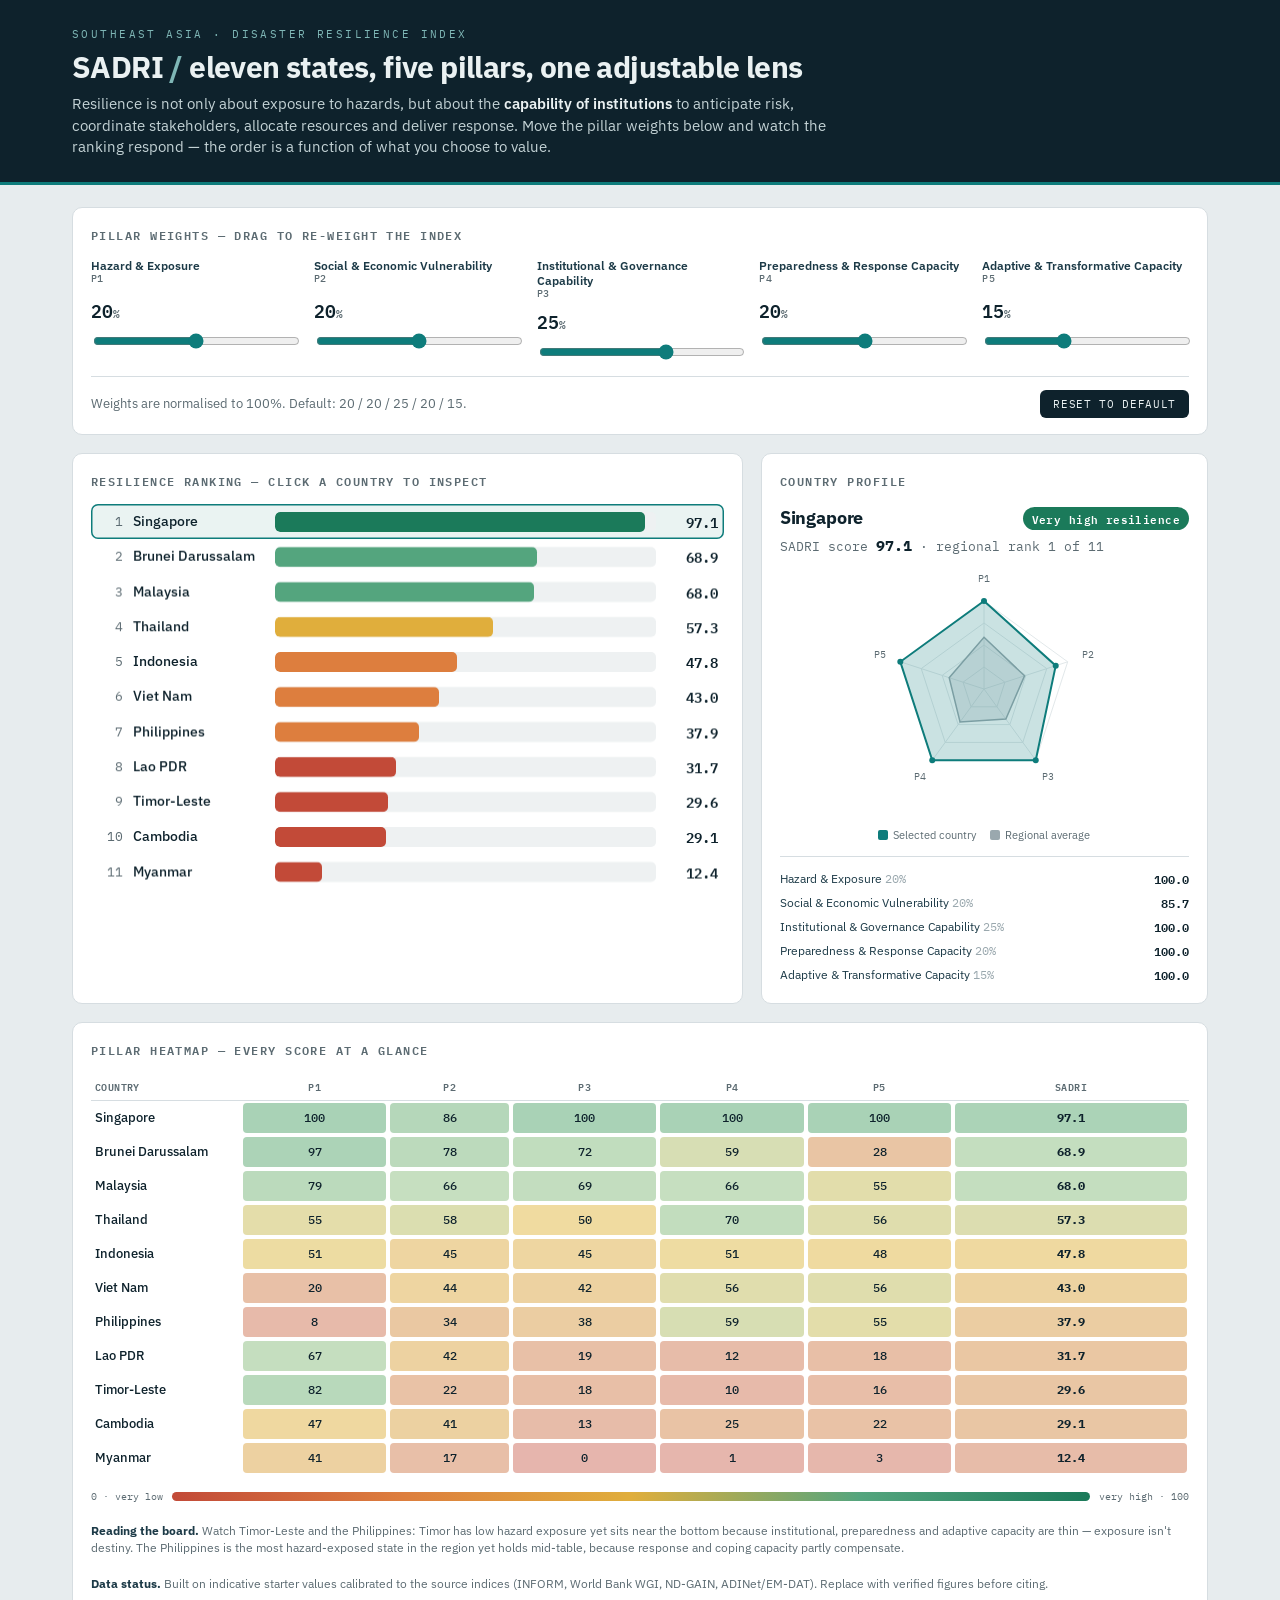
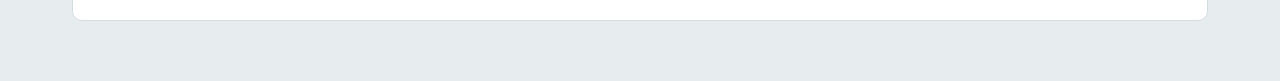
<file: sadri/index.html>
<!doctype html>
<html lang="en">
<head>
<meta charset="utf-8">
<meta name="viewport" content="width=device-width, initial-scale=1">
<title>SADRI — Southeast Asia Disaster Resilience Index</title>
<link rel="preconnect" href="https://fonts.googleapis.com">
<link rel="preconnect" href="https://fonts.gstatic.com" crossorigin>
<link href="https://fonts.googleapis.com/css2?family=IBM+Plex+Mono:wght@400;500;600&family=IBM+Plex+Sans:wght@400;500;600;700&display=swap" rel="stylesheet">
<style>
:root{
  --bg:#E7ECEE; --panel:#FFFFFF; --ink:#0E222C; --ink2:#1C3A47;
  --muted:#5C6B72; --line:#D6DDE1; --accent:#0E7C7B;
  --b-vhigh:#1B7A5A; --b-high:#54A57E; --b-mod:#E0AE3C; --b-low:#DD7E3E; --b-vlow:#C24A38;
  --sans:'IBM Plex Sans',system-ui,-apple-system,Segoe UI,Roboto,sans-serif;
  --mono:'IBM Plex Mono',ui-monospace,SFMono-Regular,Menlo,monospace;
}
*{box-sizing:border-box}
html,body{margin:0}
body{background:var(--bg);color:var(--ink);font-family:var(--sans);line-height:1.5;
  -webkit-font-smoothing:antialiased;padding:0 0 60px}
.wrap{max-width:1180px;margin:0 auto;padding:0 22px}

/* header */
header{background:var(--ink);color:#EAF1F2;padding:26px 0 24px;margin-bottom:22px;
  border-bottom:3px solid var(--accent)}
.eyebrow{font-family:var(--mono);font-size:11px;letter-spacing:.22em;text-transform:uppercase;
  color:#7FB7B6;margin:0 0 8px}
h1{font-size:30px;font-weight:700;letter-spacing:-.02em;margin:0 0 10px;line-height:1.08}
h1 .x{color:#7FB7B6}
.thesis{max-width:760px;font-size:14.5px;color:#C3D2D5;margin:0}
.thesis b{color:#EAF1F2;font-weight:600}

/* panels */
.panel{background:var(--panel);border:1px solid var(--line);border-radius:10px;padding:18px 18px 16px}
.panel h2{font-size:12px;font-family:var(--mono);letter-spacing:.12em;text-transform:uppercase;
  color:var(--muted);margin:0 0 14px;font-weight:600}
.grid{display:grid;grid-template-columns:1.5fr 1fr;gap:18px}
.row2{display:grid;grid-template-columns:1fr;gap:18px;margin-bottom:18px}

/* weights */
.weights{display:grid;grid-template-columns:repeat(5,1fr);gap:16px;align-items:start}
.wq{display:flex;flex-direction:column;gap:7px}
.wq .lab{font-size:12px;font-weight:600;color:var(--ink2);min-height:32px;line-height:1.25}
.wq .lab span{display:block;font-family:var(--mono);font-size:10px;color:var(--muted);font-weight:500;letter-spacing:.04em}
.wq input[type=range]{width:100%;accent-color:var(--accent);cursor:pointer}
.wq .pct{font-family:var(--mono);font-size:18px;font-weight:600;color:var(--ink)}
.wq .pct small{font-size:11px;color:var(--muted)}
.wbar{display:flex;justify-content:space-between;align-items:center;margin-top:14px;
  padding-top:13px;border-top:1px solid var(--line);font-size:12.5px;color:var(--muted)}
.wbar b{font-family:var(--mono);color:var(--ink)}
button.reset{font-family:var(--mono);font-size:11px;letter-spacing:.06em;text-transform:uppercase;
  background:var(--ink);color:#EAF1F2;border:0;border-radius:6px;padding:7px 13px;cursor:pointer}
button.reset:hover{background:var(--accent)}

/* ranking */
.rank-list{position:relative}
.rrow{display:grid;grid-template-columns:26px 132px 1fr 52px;align-items:center;gap:10px;
  padding:7px 6px;border-radius:7px;cursor:pointer;will-change:transform}
.rrow:hover{background:#F2F5F6}
.rrow.sel{background:#EAF3F2;box-shadow:inset 0 0 0 1.5px var(--accent)}
.rrow .rk{font-family:var(--mono);font-size:13px;color:var(--muted);text-align:right}
.rrow .nm{font-size:13.5px;font-weight:500;white-space:nowrap;overflow:hidden;text-overflow:ellipsis}
.track{height:20px;background:#EEF1F2;border-radius:5px;overflow:hidden}
.fill{height:100%;border-radius:5px;transition:width .55s cubic-bezier(.22,1,.36,1),background .3s}
.rrow .sc{font-family:var(--mono);font-size:14px;font-weight:600;text-align:right}

/* detail / radar */
.dhead{display:flex;align-items:baseline;justify-content:space-between;gap:10px;margin-bottom:4px}
.dhead .cn{font-size:18px;font-weight:700;letter-spacing:-.01em}
.badge{font-family:var(--mono);font-size:10.5px;font-weight:600;letter-spacing:.04em;
  padding:4px 9px;border-radius:20px;color:#fff;white-space:nowrap}
.dscore{font-family:var(--mono);font-size:13px;color:var(--muted);margin:0 0 8px}
.dscore b{color:var(--ink);font-size:15px}
.radar-wrap{display:flex;justify-content:center;padding:4px 0 2px}
.pleg{display:flex;flex-wrap:wrap;gap:8px 14px;justify-content:center;margin-top:6px;font-size:11px;color:var(--muted)}
.pleg i{width:10px;height:10px;border-radius:2px;display:inline-block;margin-right:5px;vertical-align:-1px}
.prows{margin-top:12px;border-top:1px solid var(--line);padding-top:10px}
.prow{display:grid;grid-template-columns:1fr 42px;gap:8px;align-items:center;font-size:12px;padding:3px 0}
.prow .pn{color:var(--ink2)}
.prow .pv{font-family:var(--mono);font-weight:600;text-align:right}

/* heatmap */
.hm{width:100%;border-collapse:collapse;font-size:12px}
.hm th{font-family:var(--mono);font-size:10px;letter-spacing:.04em;text-transform:uppercase;
  color:var(--muted);font-weight:600;padding:6px 4px;text-align:center;border-bottom:1px solid var(--line)}
.hm th.cnh{text-align:left;width:150px}
.hm td{padding:0;text-align:center}
.hm td.cn{text-align:left;font-weight:500;padding-left:4px;font-size:12.5px}
.hm .cell{height:30px;display:flex;align-items:center;justify-content:center;
  font-family:var(--mono);font-weight:500;color:#0E222C;border-radius:4px;margin:2px;
  transition:background .4s}
.hm td.idx .cell{font-weight:700}
.legend{display:flex;align-items:center;gap:0;margin-top:14px;font-family:var(--mono);font-size:10px;color:var(--muted)}
.legend .scale{height:9px;flex:1;border-radius:5px;margin:0 9px;
  background:linear-gradient(90deg,var(--b-vlow),var(--b-low),var(--b-mod),var(--b-high),var(--b-vhigh))}
.foot{margin-top:18px;font-size:11.5px;color:var(--muted);line-height:1.55}
.foot b{color:var(--ink2)}
@media(max-width:860px){.grid{grid-template-columns:1fr}.weights{grid-template-columns:repeat(2,1fr)}
  .rrow{grid-template-columns:24px 110px 1fr 46px}}
@media(prefers-reduced-motion:reduce){*{transition:none!important}}
</style>
</head>
<body>
<header>
  <div class="wrap">
    <p class="eyebrow">Southeast Asia · Disaster Resilience Index</p>
    <h1>SADRI <span class="x">/</span> eleven states, five pillars, one adjustable lens</h1>
    <p class="thesis">Resilience is not only about exposure to hazards, but about the <b>capability of institutions</b>
      to anticipate risk, coordinate stakeholders, allocate resources and deliver response. Move the pillar weights below
      and watch the ranking respond — the order is a function of what you choose to value.</p>
  </div>
</header>

<div class="wrap">
  <div class="row2">
    <div class="panel">
      <h2>Pillar weights — drag to re-weight the index</h2>
      <div class="weights" id="weights"></div>
      <div class="wbar">
        <span>Weights are normalised to 100%. Default: 20 / 20 / 25 / 20 / 15.</span>
        <button class="reset" id="reset">Reset to default</button>
      </div>
    </div>
  </div>

  <div class="grid" style="margin-bottom:18px">
    <div class="panel">
      <h2>Resilience ranking — click a country to inspect</h2>
      <div class="rank-list" id="ranks"></div>
    </div>
    <div class="panel">
      <h2>Country profile</h2>
      <div class="dhead"><span class="cn" id="d-name">—</span><span class="badge" id="d-badge"></span></div>
      <p class="dscore">SADRI score <b id="d-score">—</b> · regional rank <span id="d-rank">—</span> of 11</p>
      <div class="radar-wrap"><svg id="radar" width="300" height="250" viewBox="0 0 300 250" role="img" aria-label="Pillar profile"></svg></div>
      <div class="pleg">
        <span><i style="background:var(--accent)"></i>Selected country</span>
        <span><i style="background:#9AA8AE"></i>Regional average</span>
      </div>
      <div class="prows" id="d-pillars"></div>
    </div>
  </div>

  <div class="panel">
    <h2>Pillar heatmap — every score at a glance</h2>
    <table class="hm" id="heat"><thead></thead><tbody></tbody></table>
    <div class="legend"><span>0 · very low</span><span class="scale"></span><span>very high · 100</span></div>
    <p class="foot"><b>Reading the board.</b> Watch Timor-Leste and the Philippines: Timor has low hazard exposure yet sits near the
      bottom because institutional, preparedness and adaptive capacity are thin — exposure isn't destiny. The Philippines is the
      most hazard-exposed state in the region yet holds mid-table, because response and coping capacity partly compensate.
      <br><br><b>Data status.</b> Built on indicative starter values calibrated to the source indices (INFORM, World Bank WGI,
      ND-GAIN, ADINet/EM-DAT). Replace with verified figures before citing.</p>
  </div>
</div>

<script>
const PILLARS=[
  {key:"P1",name:"Hazard & Exposure",def:20},
  {key:"P2",name:"Social & Economic Vulnerability",def:20},
  {key:"P3",name:"Institutional & Governance Capability",def:25},
  {key:"P4",name:"Preparedness & Response Capacity",def:20},
  {key:"P5",name:"Adaptive & Transformative Capacity",def:15},
];
// pillar scores [P1,P2,P3,P4,P5] from the SADRI model (normalised 0-100)
const DATA=[
  {c:"Singapore",iso:"SG",s:[100,85.7,100,100,100]},
  {c:"Brunei Darussalam",iso:"BN",s:[97.0,77.8,71.6,59.3,27.8]},
  {c:"Malaysia",iso:"MY",s:[79.4,66.3,69.2,66.2,55.2]},
  {c:"Thailand",iso:"TH",s:[54.5,57.7,49.5,70.4,56.1]},
  {c:"Indonesia",iso:"ID",s:[51.0,44.8,45.1,50.8,48.3]},
  {c:"Viet Nam",iso:"VN",s:[19.5,44.4,42.1,56.0,56.3]},
  {c:"Philippines",iso:"PH",s:[8.3,33.7,37.9,59.0,54.7]},
  {c:"Lao PDR",iso:"LA",s:[67.0,42.1,18.9,11.9,18.3]},
  {c:"Cambodia",iso:"KH",s:[46.7,41.1,12.7,25.1,22.1]},
  {c:"Timor-Leste",iso:"TL",s:[82.3,22.3,17.6,9.5,15.9]},
  {c:"Myanmar",iso:"MM",s:[41.4,16.8,0.3,1.3,2.9]},
];
const regAvg=PILLARS.map((_,i)=>DATA.reduce((a,d)=>a+d.s[i],0)/DATA.length);

let weights=PILLARS.map(p=>p.def);
let selected="Singapore";

function band(v){
  if(v>=80)return{l:"Very high resilience",c:getCss('--b-vhigh')};
  if(v>=65)return{l:"High resilience",c:getCss('--b-high')};
  if(v>=50)return{l:"Moderate resilience",c:getCss('--b-mod')};
  if(v>=35)return{l:"Low resilience",c:getCss('--b-low')};
  return{l:"Very low resilience",c:getCss('--b-vlow')};
}
function getCss(v){return getComputedStyle(document.documentElement).getPropertyValue(v).trim();}
function lerp(a,b,t){return a+(b-a)*t;}
function hx(h){return[parseInt(h.slice(1,3),16),parseInt(h.slice(3,5),16),parseInt(h.slice(5,7),16)];}
function mix(c1,c2,t){const a=hx(c1),b=hx(c2);return`rgb(${Math.round(lerp(a[0],b[0],t))},${Math.round(lerp(a[1],b[1],t))},${Math.round(lerp(a[2],b[2],t))})`;}
function heatColor(v){ // 0..100 -> red..amber..green (tints for legibility)
  const stops=[[0,"#E6B5AD"],[35,"#EAC9A2"],[50,"#F0DCA0"],[65,"#C7DFC0"],[100,"#A9D2B6"]];
  for(let i=0;i<stops.length-1;i++){if(v<=stops[i+1][0]){const t=(v-stops[i][0])/(stops[i+1][0]-stops[i][0]);return mix(stops[i][1],stops[i+1][1],t);}}
  return stops[stops.length-1][1];
}
function normW(){const s=weights.reduce((a,b)=>a+b,0)||1;return weights.map(w=>w/s);}
function indexOf(d){const w=normW();return d.s.reduce((a,v,i)=>a+v*w[i],0);}
function ranked(){return DATA.map(d=>({...d,idx:indexOf(d)})).sort((a,b)=>b.idx-a.idx);}

/* ---------- weights UI ---------- */
const wEl=document.getElementById('weights');
PILLARS.forEach((p,i)=>{
  const d=document.createElement('div');d.className='wq';
  d.innerHTML=`<div class="lab">${p.name}<span>${p.key}</span></div>
    <div class="pct" id="pct${i}"></div>
    <input type="range" min="0" max="40" step="1" value="${weights[i]}" id="w${i}" aria-label="${p.name} weight">`;
  wEl.appendChild(d);
  d.querySelector('input').addEventListener('input',e=>{weights[i]=+e.target.value;update();});
});
document.getElementById('reset').addEventListener('click',()=>{
  weights=PILLARS.map(p=>p.def);
  PILLARS.forEach((p,i)=>{document.getElementById('w'+i).value=weights[i];});
  update();
});

/* ---------- ranking (FLIP) ---------- */
const rankEl=document.getElementById('ranks');
const rowMap={};
DATA.forEach(d=>{
  const r=document.createElement('div');r.className='rrow';r.dataset.c=d.c;
  r.innerHTML=`<div class="rk"></div><div class="nm">${d.c}</div>
    <div class="track"><div class="fill"></div></div><div class="sc"></div>`;
  r.addEventListener('click',()=>{selected=d.c;update();});
  rowMap[d.c]=r;rankEl.appendChild(r);
});
const reduce=window.matchMedia('(prefers-reduced-motion:reduce)').matches;

function renderRanks(rk){
  const first={};Object.values(rowMap).forEach(r=>first[r.dataset.c]=r.getBoundingClientRect().top);
  rk.forEach((d,i)=>{
    const r=rowMap[d.c];rankEl.appendChild(r);
    const b=band(d.idx);
    r.querySelector('.rk').textContent=i+1;
    r.querySelector('.sc').textContent=d.idx.toFixed(1);
    const fill=r.querySelector('.fill');
    fill.style.width=Math.max(2,d.idx)+'%';fill.style.background=b.c;
    r.classList.toggle('sel',d.c===selected);
  });
  if(!reduce){
    Object.values(rowMap).forEach(r=>{
      const last=r.getBoundingClientRect().top,dy=first[r.dataset.c]-last;
      if(dy){r.style.transition='none';r.style.transform=`translateY(${dy}px)`;
        requestAnimationFrame(()=>{r.style.transition='transform .5s cubic-bezier(.22,1,.36,1)';r.style.transform='';});}
    });
  }
}

/* ---------- radar ---------- */
const R=88,CX=150,CY=120;
const svg=document.getElementById('radar');
function pt(i,val){const ang=-Math.PI/2+i*2*Math.PI/5;const r=R*val/100;
  return[CX+r*Math.cos(ang),CY+r*Math.sin(ang)];}
function poly(vals){return vals.map((v,i)=>pt(i,v).join(',')).join(' ');}
function renderRadar(d){
  let g='';
  [25,50,75,100].forEach(ring=>{g+=`<polygon points="${poly([ring,ring,ring,ring,ring])}" fill="none" stroke="#E2E8EA" stroke-width="1"/>`;});
  for(let i=0;i<5;i++){const[x,y]=pt(i,100);g+=`<line x1="${CX}" y1="${CY}" x2="${x}" y2="${y}" stroke="#E2E8EA" stroke-width="1"/>`;}
  g+=`<polygon points="${poly(regAvg)}" fill="rgba(154,168,174,.25)" stroke="#9AA8AE" stroke-width="1.5"/>`;
  const ac=getCss('--accent');
  g+=`<polygon points="${poly(d.s)}" fill="rgba(14,124,123,.22)" stroke="${ac}" stroke-width="2"/>`;
  for(let i=0;i<5;i++){const[x,y]=pt(i,d.s[i]);g+=`<circle cx="${x}" cy="${y}" r="3" fill="${ac}"/>`;}
  const labels=["P1","P2","P3","P4","P5"];
  for(let i=0;i<5;i++){const[x,y]=pt(i,124);
    g+=`<text x="${x}" y="${y}" font-family="var(--mono)" font-size="10" fill="#5C6B72" text-anchor="middle" dominant-baseline="middle">${labels[i]}</text>`;}
  svg.innerHTML=g;
}

/* ---------- detail ---------- */
function renderDetail(rk){
  const d=DATA.find(x=>x.c===selected);
  const idx=indexOf(d),b=band(idx);
  const pos=rk.findIndex(x=>x.c===selected)+1;
  document.getElementById('d-name').textContent=d.c;
  const bd=document.getElementById('d-badge');bd.textContent=b.l;bd.style.background=b.c;
  document.getElementById('d-score').textContent=idx.toFixed(1);
  document.getElementById('d-rank').textContent=pos;
  renderRadar(d);
  const w=normW();
  document.getElementById('d-pillars').innerHTML=PILLARS.map((p,i)=>
    `<div class="prow"><span class="pn">${p.name} <span style="color:#9AA8AE;font-family:var(--mono)">${Math.round(w[i]*100)}%</span></span><span class="pv">${d.s[i].toFixed(1)}</span></div>`).join('');
}

/* ---------- heatmap ---------- */
const heat=document.getElementById('heat');
function renderHeat(rk){
  const cols=["P1","P2","P3","P4","P5"];
  heat.querySelector('thead').innerHTML=`<tr><th class="cnh">Country</th>${cols.map(c=>`<th>${c}</th>`).join('')}<th>SADRI</th></tr>`;
  heat.querySelector('tbody').innerHTML=rk.map(d=>{
    const cells=d.s.map(v=>`<td><div class="cell" style="background:${heatColor(v)}">${v.toFixed(0)}</div></td>`).join('');
    const ic=`<td class="idx"><div class="cell" style="background:${heatColor(d.idx)}">${d.idx.toFixed(1)}</div></td>`;
    return `<tr><td class="cn">${d.c}</td>${cells}${ic}</tr>`;
  }).join('');
}

/* ---------- master update ---------- */
function update(){
  const w=normW();
  PILLARS.forEach((p,i)=>{document.getElementById('pct'+i).innerHTML=Math.round(w[i]*100)+'<small>%</small>';});
  const rk=ranked();
  renderRanks(rk);
  renderDetail(rk);
  renderHeat(rk);
}
update();
</script>
</body>
</html>
</file>
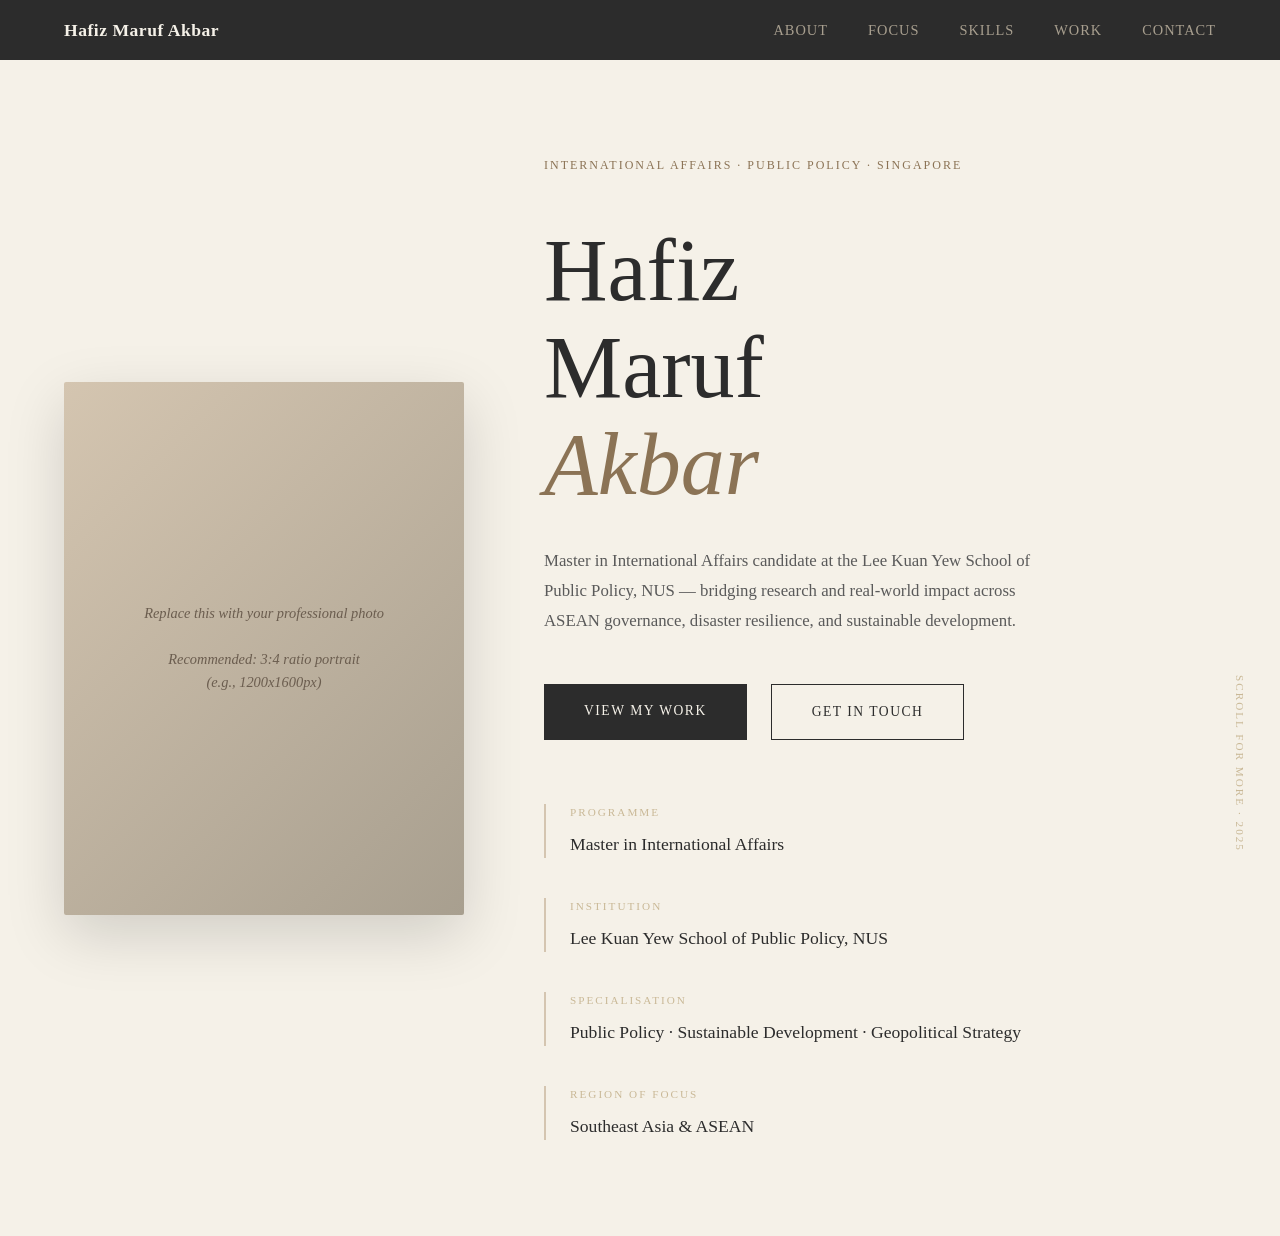
<file: portfolio-2.html>
<!DOCTYPE html>
<html lang="en">
<head>
    <meta charset="UTF-8">
    <meta name="viewport" content="width=device-width, initial-scale=1.0">
    <title>Hafiz Maruf Akbar - Portfolio</title>
    <style>
        * {
            margin: 0;
            padding: 0;
            box-sizing: border-box;
        }

        body {
            font-family: 'Garamond', 'Georgia', serif;
            background-color: #f5f1e8;
            color: #2c2c2c;
            line-height: 1.6;
        }

        header {
            background-color: #2c2c2c;
            padding: 1rem 4rem;
            display: flex;
            justify-content: space-between;
            align-items: center;
            position: sticky;
            top: 0;
            z-index: 100;
        }

        .logo {
            font-size: 1.1rem;
            font-weight: 600;
            color: #f5f1e8;
            letter-spacing: 0.5px;
        }

        nav {
            display: flex;
            gap: 2.5rem;
        }

        nav a {
            color: #a89f8f;
            text-decoration: none;
            font-size: 0.9rem;
            letter-spacing: 1px;
            text-transform: uppercase;
            transition: color 0.3s;
        }

        nav a:hover {
            color: #f5f1e8;
        }

        .category-tags {
            font-size: 0.75rem;
            letter-spacing: 2px;
            color: #8b7355;
            text-transform: uppercase;
            margin-bottom: 3rem;
        }

        .hero-section {
            padding: 6rem 4rem;
            display: grid;
            grid-template-columns: 400px 1fr;
            gap: 5rem;
            align-items: center;
            max-width: 1400px;
            margin: 0 auto;
        }

        .profile-photo-container {
            position: relative;
        }

        .profile-photo {
            width: 100%;
            aspect-ratio: 3/4;
            background: linear-gradient(135deg, #d4c5b0 0%, #a89f8f 100%);
            border-radius: 2px;
            overflow: hidden;
            box-shadow: 0 20px 60px rgba(0,0,0,0.15);
            display: flex;
            align-items: center;
            justify-content: center;
            font-size: 0.9rem;
            color: #6b5d4f;
            text-align: center;
            padding: 2rem;
        }

        .profile-photo img {
            width: 100%;
            height: 100%;
            object-fit: cover;
        }

        .profile-photo-placeholder {
            font-style: italic;
        }

        .hero-content h1 {
            font-size: 5.5rem;
            font-weight: 400;
            line-height: 1.1;
            margin-bottom: 1rem;
        }

        .hero-content .surname {
            font-style: italic;
            color: #8b7355;
        }

        .hero-description {
            font-size: 1.05rem;
            color: #5a5a5a;
            line-height: 1.8;
            margin: 2rem 0 3rem 0;
            max-width: 500px;
        }

        .cta-buttons {
            display: flex;
            gap: 1.5rem;
        }

        .btn {
            padding: 1rem 2.5rem;
            text-decoration: none;
            font-size: 0.85rem;
            letter-spacing: 1.5px;
            text-transform: uppercase;
            transition: all 0.3s;
            border: none;
            cursor: pointer;
        }

        .btn-primary {
            background-color: #2c2c2c;
            color: #f5f1e8;
        }

        .btn-primary:hover {
            background-color: #1a1a1a;
            transform: translateY(-2px);
            box-shadow: 0 8px 20px rgba(0,0,0,0.2);
        }

        .btn-secondary {
            background-color: transparent;
            color: #2c2c2c;
            border: 1px solid #2c2c2c;
        }

        .btn-secondary:hover {
            background-color: #2c2c2c;
            color: #f5f1e8;
        }

        .info-grid {
            margin-top: 4rem;
            display: grid;
            gap: 2.5rem;
            max-width: 600px;
        }

        .info-item {
            border-left: 2px solid #d4c5b0;
            padding-left: 1.5rem;
        }

        .info-label {
            font-size: 0.7rem;
            letter-spacing: 2px;
            color: #c9b896;
            text-transform: uppercase;
            margin-bottom: 0.5rem;
        }

        .info-value {
            font-size: 1.1rem;
            color: #2c2c2c;
            line-height: 1.6;
        }

        .vertical-text {
            position: fixed;
            right: 2rem;
            bottom: 3rem;
            writing-mode: vertical-rl;
            font-size: 0.7rem;
            letter-spacing: 2px;
            color: #c9b896;
        }

        @media (max-width: 1024px) {
            .hero-section {
                grid-template-columns: 1fr;
                gap: 3rem;
                padding: 4rem 2rem;
            }

            .profile-photo-container {
                max-width: 400px;
                margin: 0 auto;
            }

            header {
                padding: 1rem 2rem;
            }

            nav {
                gap: 1.5rem;
            }

            .hero-content h1 {
                font-size: 4rem;
            }
        }

        @media (max-width: 640px) {
            .hero-content h1 {
                font-size: 3rem;
            }

            .cta-buttons {
                flex-direction: column;
            }

            nav {
                gap: 1rem;
            }

            nav a {
                font-size: 0.75rem;
            }
        }
    </style>
</head>
<body>
    <header>
        <div class="logo">Hafiz Maruf Akbar</div>
        <nav>
            <a href="#about">About</a>
            <a href="#focus">Focus</a>
            <a href="#skills">Skills</a>
            <a href="#work">Work</a>
            <a href="#contact">Contact</a>
        </nav>
    </header>

    <main>
        <section class="hero-section">
            <div class="profile-photo-container">
                <div class="profile-photo">
                    <!-- Replace the src below with your actual photo -->
                    <!-- <img src="your-photo.jpg" alt="Hafiz Maruf Akbar"> -->
                    <div class="profile-photo-placeholder">
                        Replace this with your professional photo<br><br>
                        Recommended: 3:4 ratio portrait<br>
                        (e.g., 1200x1600px)
                    </div>
                </div>
            </div>

            <div class="hero-content">
                <div class="category-tags">International Affairs · Public Policy · Singapore</div>
                
                <h1>
                    Hafiz<br>
                    Maruf<br>
                    <span class="surname">Akbar</span>
                </h1>

                <p class="hero-description">
                    Master in International Affairs candidate at the Lee Kuan Yew School of Public Policy, NUS — bridging research and real-world impact across ASEAN governance, disaster resilience, and sustainable development.
                </p>

                <div class="cta-buttons">
                    <a href="#work" class="btn btn-primary">View My Work</a>
                    <a href="#contact" class="btn btn-secondary">Get in Touch</a>
                </div>

                <div class="info-grid">
                    <div class="info-item">
                        <div class="info-label">Programme</div>
                        <div class="info-value">Master in International Affairs</div>
                    </div>

                    <div class="info-item">
                        <div class="info-label">Institution</div>
                        <div class="info-value">Lee Kuan Yew School of Public Policy, NUS</div>
                    </div>

                    <div class="info-item">
                        <div class="info-label">Specialisation</div>
                        <div class="info-value">Public Policy · Sustainable Development · Geopolitical Strategy</div>
                    </div>

                    <div class="info-item">
                        <div class="info-label">Region of Focus</div>
                        <div class="info-value">Southeast Asia & ASEAN</div>
                    </div>
                </div>
            </div>
        </section>
    </main>

    <div class="vertical-text">SCROLL FOR MORE · 2025</div>
</body>
</html>
</file>
